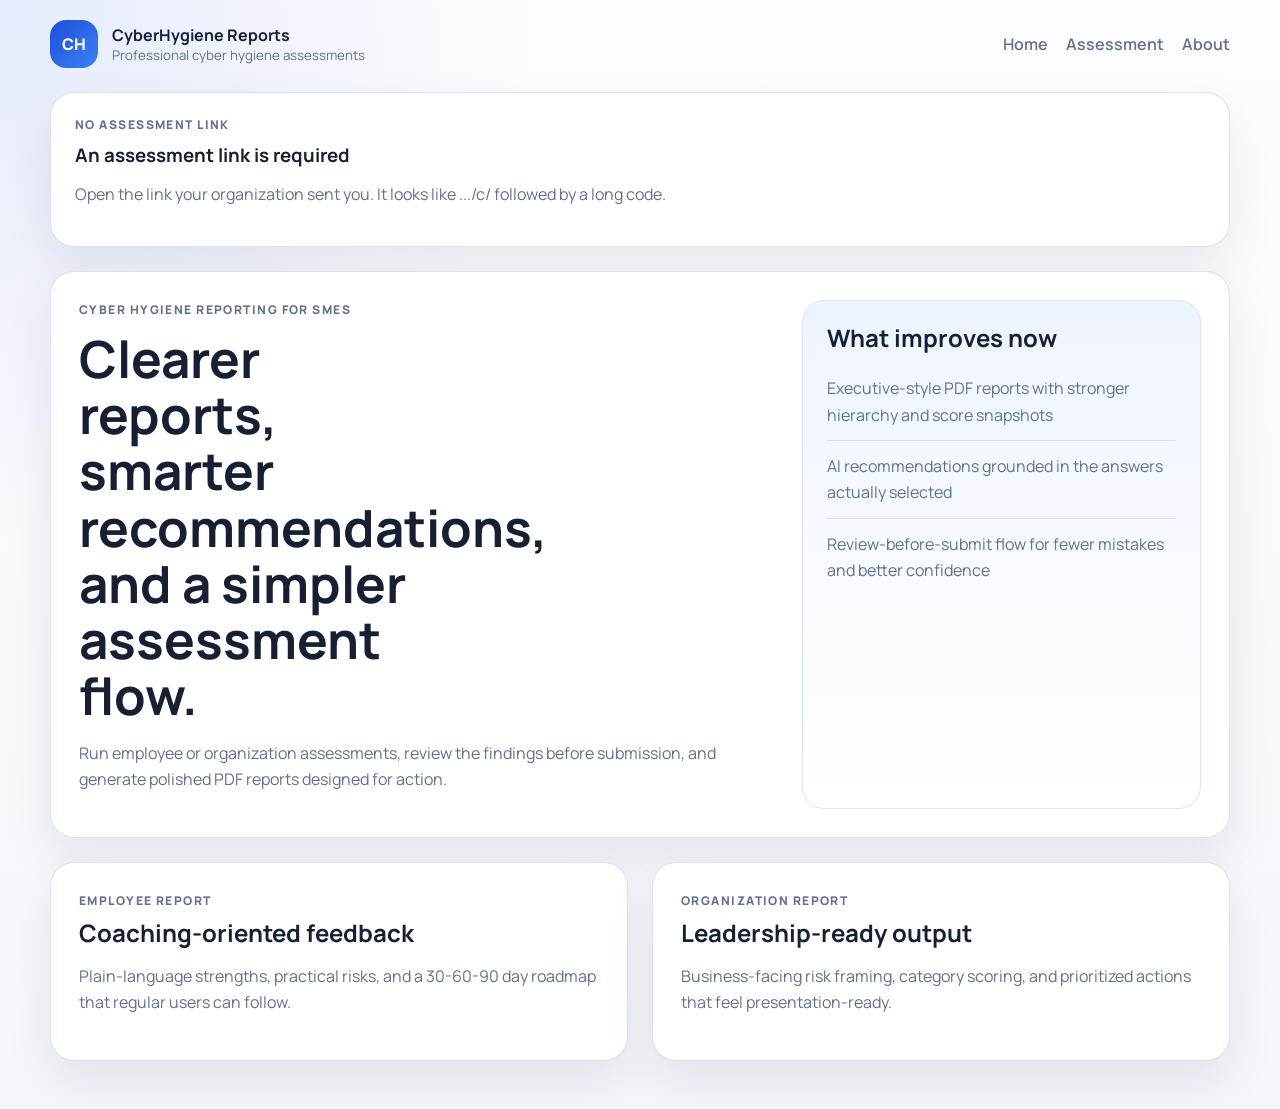
<file: src/webinterface/index.html>
<!DOCTYPE html>
<html lang="en">
<head>
    <meta charset="UTF-8">
    <meta name="viewport" content="width=device-width, initial-scale=1.0">
    <title>CyberHygiene Reports</title>
    <link rel="preconnect" href="https://fonts.googleapis.com">
    <link rel="preconnect" href="https://fonts.gstatic.com" crossorigin>
    <link href="https://fonts.googleapis.com/css2?family=Manrope:wght@400;500;600;700;800&display=swap" rel="stylesheet">
    <link rel="stylesheet" href="styles.css">
</head>
<body>
    <div class="shell">
        <header class="topbar">
            <a href="#" class="brand" id="homeLink">
                <span class="brand-mark">CH</span>
                <span>
                    <strong>CyberHygiene Reports</strong>
                    <small>Professional cyber hygiene assessments</small>
                </span>
            </a>
            <nav class="nav">
                <a href="#home" data-target="home">Home</a>
                <a href="#workspace" data-target="workspace">Assessment</a>
                <a href="#about" data-target="about">About</a>
            </nav>
        </header>

        <main class="content">
            <section id="home" class="page page-active">
                <article class="card compact-card" id="campaignCard">
                    <p class="eyebrow" id="campaignEyebrow">Campaign</p>
                    <h3 id="campaignHeading">Checking your assessment link...</h3>
                    <p id="campaignDetail">One moment.</p>

                </article>

                <div class="hero card">
                    <div>
                        <p class="eyebrow">Cyber hygiene reporting for SMEs</p>
                        <h1>Clearer reports, smarter recommendations, and a simpler assessment flow.</h1>
                        <p class="hero-copy">Run employee or organization assessments, review the findings before submission, and generate polished PDF reports designed for action.</p>
                        <div class="hero-actions">
                            <button class="button button-primary" data-start="employee">Start employee assessment</button>
                            <button class="button button-secondary" data-start="organization">Start organization assessment</button>
                        </div>
                    </div>
                    <aside class="hero-panel">
                        <h2>What improves now</h2>
                        <ul>
                            <li>Executive-style PDF reports with stronger hierarchy and score snapshots</li>
                            <li>AI recommendations grounded in the answers actually selected</li>
                            <li>Review-before-submit flow for fewer mistakes and better confidence</li>
                        </ul>
                    </aside>
                </div>

                <div class="grid two-up">
                    <article class="card feature-card">
                        <p class="eyebrow">Employee report</p>
                        <h2>Coaching-oriented feedback</h2>
                        <p>Plain-language strengths, practical risks, and a 30-60-90 day roadmap that regular users can follow.</p>
                    </article>
                    <article class="card feature-card">
                        <p class="eyebrow">Organization report</p>
                        <h2>Leadership-ready output</h2>
                        <p>Business-facing risk framing, category scoring, and prioritized actions that feel presentation-ready.</p>
                    </article>
                </div>
            </section>

            <section id="workspace" class="page">
                <div class="workspace-header card compact-card">
                    <div>
                        <p class="eyebrow" id="workspaceEyebrow">Assessment workspace</p>
                        <h2 id="workspaceTitle">Choose an assessment to begin</h2>
                        <p id="workspaceSubtitle">Your answers stay local to this tool and are used to generate a tailored report.</p>
                    </div>
                    <div class="segmented">
                        <button class="segment" data-start="employee">Employee</button>
                        <button class="segment" data-start="organization">Organization</button>
                    </div>
                </div>

                <section id="assessmentIntro" class="card compact-card intro-state">
                    <h3>Select a report type</h3>
                    <p>Start an employee assessment for individual coaching or an organization assessment for management-focused recommendations.</p>
                </section>

                <section id="consentSection" class="card hidden">
                    <div class="section-header">
                        <div>
                            <p class="eyebrow">Before you begin</p>
                            <h3>Consent to participate</h3>
                        </div>
                    </div>
                    <div class="consent-body">
                        <p><strong>Your individual answers are private.</strong> Your employer never sees your
                        answers or your personal report. Only you receive your own report.</p>
                        <ul>
                            <li>Your answers are combined with your colleagues' into an <strong>anonymous
                            team summary</strong>. No category is reported unless at least five people
                            have answered, so individuals cannot be identified.</li>
                            <li>Your answers are also used, in anonymous form, for
                            <strong>academic research</strong> (a master's thesis on cyber hygiene in
                            small and medium organizations). Your name and your employer's name are
                            never published.</li>
                            <li>To write your report, your answers are sent to <strong>OpenAI</strong>,
                            an external AI service, in a form that does not include your name.</li>
                            <li>No name, email address, or job title is collected by this tool.</li>
                            <li>Participation is <strong>voluntary</strong>. You may stop at any point
                            before submitting, and nothing is saved until you submit.</li>
                        </ul>
                        <p class="consent-meta">Consent text version <span id="consentVersionLabel">-</span>.
                        Questions about how your data is handled can be raised with the person running
                        this assessment.</p>
                    </div>
                    <label class="consent-check">
                        <input type="checkbox" id="consentCheckbox">
                        <span>I have read the above and agree to take part on these terms.</span>
                    </label>
                    <div id="consentError" class="inline-error hidden">Please agree to the terms to continue.</div>
                    <div class="assessment-actions">
                        <button id="consentBackButton" class="button button-secondary">Cancel</button>
                        <button id="consentContinueButton" class="button button-primary">Agree and start</button>
                    </div>
                </section>

                <section id="assessmentSection" class="card hidden">
                    <div class="question-meta">
                        <div>
                            <p class="eyebrow" id="questionCategory">Category</p>
                            <h3 id="questionTitle">Question title</h3>
                            <p id="questionHelper">Choose the option that best reflects current practice.</p>
                        </div>
                        <div class="progress-panel">
                            <span id="progressText">Question 1 of 1</span>
                            <div class="progress-track"><div id="progressBar"></div></div>
                        </div>
                    </div>
                    <div id="questionOptions" class="option-list"></div>
                    <div id="questionError" class="inline-error hidden">Please select an answer before continuing.</div>
                    <div class="assessment-actions">
                        <button id="backButton" class="button button-secondary" disabled>Back</button>
                        <button id="nextButton" class="button button-primary">Next</button>
                    </div>
                </section>

                <section id="reviewSection" class="card hidden">
                    <div class="section-header">
                        <div>
                            <p class="eyebrow">Review before submit</p>
                            <h3>Confirm your responses</h3>
                        </div>
                        <button id="editResponsesButton" class="button button-secondary">Edit responses</button>
                    </div>
                    <div id="reviewList" class="review-list"></div>
                    <div class="assessment-actions">
                        <button id="submitAssessmentButton" class="button button-primary">Save assessment and open summary</button>
                    </div>
                </section>

                <section id="feedbackSection" class="hidden">
                    <div class="grid summary-grid">
                        <article class="card metric-card">
                            <span>Overall score</span>
                            <strong id="overallScore">0%</strong>
                            <small id="maturityLabel">Needs Attention</small>
                        </article>
                        <article class="card metric-card">
                            <span>Top focus</span>
                            <strong id="topFocus">-</strong>
                            <small>Lowest-scoring category</small>
                        </article>
                        <article class="card metric-card">
                            <span>Report type</span>
                            <strong id="reportTypeLabel">-</strong>
                            <small id="questionCountLabel">0 responses</small>
                        </article>
                    </div>

                    <div class="grid feedback-grid">
                        <article class="card">
                            <div class="section-header">
                                <div>
                                    <p class="eyebrow">Snapshot</p>
                                    <h3>What you are doing well</h3>
                                </div>
                            </div>
                            <ul id="strengthList" class="detail-list"></ul>
                        </article>
                        <article class="card">
                            <div class="section-header">
                                <div>
                                    <p class="eyebrow">Watch items</p>
                                    <h3>Priority risks</h3>
                                </div>
                            </div>
                            <ul id="riskList" class="detail-list"></ul>
                        </article>
                    </div>

                    <div class="grid feedback-grid">
                        <article class="card">
                            <div class="section-header">
                                <div>
                                    <p class="eyebrow">Action plan</p>
                                    <h3>Recommended next steps</h3>
                                </div>
                            </div>
                            <ol id="actionList" class="detail-list ordered"></ol>
                        </article>
                        <article class="card">
                            <div class="section-header">
                                <div>
                                    <p class="eyebrow">Category scores</p>
                                    <h3>Breakdown</h3>
                                </div>
                            </div>
                            <div id="categoryScoreList" class="score-list"></div>
                        </article>
                    </div>

                    <article class="card status-card">
                        <div class="section-header">
                            <div>
                                <p class="eyebrow">PDF report</p>
                                <h3>Generate polished output</h3>
                            </div>
                            <button id="downloadButton" class="button button-primary">Generate and download PDF</button>
                        </div>
                        <p id="reportStatus" class="status-message">Your summary is ready. Generate the PDF when you are ready to download the full report.</p>
                    </article>
                </section>
            </section>

            <section id="about" class="page">
                <div class="grid two-up">
                    <article class="card">
                        <p class="eyebrow">How it works</p>
                        <h2>Assessment, review, report</h2>
                        <p>The web app guides the questionnaire, saves a normalized answer set, and then generates a more structured AI-assisted PDF from those answers.</p>
                    </article>
                    <article class="card">
                        <p class="eyebrow">Data handling</p>
                        <h2>Designed for safer local use</h2>
                        <p>Reports are generated from local assessment files. API keys now come from environment variables instead of repository config files.</p>
                    </article>
                </div>
            </section>
        </main>
    </div>

    <script src="scripts.js"></script>
</body>
</html>
</file>
<file: src/webinterface/styles.css>
:root {
    --bg: #f3f6fb;
    --surface: #ffffff;
    --surface-alt: #f8fafc;
    --ink: #172033;
    --muted: #62708a;
    --line: #d8e0ec;
    --brand: #1d4ed8;
    --brand-strong: #163da8;
    --accent: #0f766e;
    --danger: #b42318;
    --danger-soft: #fef3f2;
    --success: #166534;
    --success-soft: #f0fdf4;
    --shadow: 0 20px 50px rgba(15, 23, 42, 0.08);
    --radius: 24px;
}

* {
    box-sizing: border-box;
}

body {
    margin: 0;
    font-family: 'Manrope', sans-serif;
    color: var(--ink);
    background:
        radial-gradient(circle at top left, rgba(29, 78, 216, 0.10), transparent 32%),
        linear-gradient(180deg, #fcfdff 0%, var(--bg) 100%);
}

button,
a {
    font: inherit;
}

.shell {
    width: min(1180px, calc(100% - 32px));
    margin: 0 auto;
    padding: 20px 0 48px;
}

.topbar {
    display: flex;
    justify-content: space-between;
    align-items: center;
    gap: 16px;
    margin-bottom: 24px;
}

.brand {
    display: inline-flex;
    align-items: center;
    gap: 14px;
    text-decoration: none;
    color: var(--ink);
}

.brand-mark {
    display: inline-flex;
    align-items: center;
    justify-content: center;
    width: 48px;
    height: 48px;
    border-radius: 16px;
    background: linear-gradient(135deg, var(--brand), #3b82f6);
    color: white;
    font-weight: 800;
}

.brand small {
    display: block;
    color: var(--muted);
}

.nav {
    display: flex;
    gap: 18px;
}

.nav a {
    color: var(--muted);
    text-decoration: none;
    font-weight: 600;
}

.content {
    display: grid;
    gap: 24px;
}

.page {
    display: none;
    gap: 24px;
}

.page-active {
    display: grid;
}

.card {
    background: var(--surface);
    border: 1px solid rgba(216, 224, 236, 0.9);
    border-radius: var(--radius);
    padding: 28px;
    box-shadow: var(--shadow);
}

.compact-card {
    padding: 22px 24px;
}

.hero {
    display: grid;
    grid-template-columns: 1.4fr 0.8fr;
    gap: 24px;
    align-items: stretch;
}

.hero h1,
.card h2,
.card h3 {
    margin: 0 0 12px;
    line-height: 1.1;
}

.hero h1 {
    font-size: clamp(2.3rem, 4vw, 4.2rem);
    max-width: 10ch;
}

.hero-copy,
.card p,
.card li,
#workspaceSubtitle,
#questionHelper,
.status-message {
    color: var(--muted);
    line-height: 1.65;
}

.hero-panel {
    background: linear-gradient(180deg, #eef4ff 0%, #ffffff 100%);
    border-radius: 22px;
    padding: 24px;
    border: 1px solid #dbe5f4;
}

.hero-panel ul,
.detail-list,
.review-list,
.score-list {
    margin: 0;
    padding: 0;
    list-style: none;
}

.hero-panel li,
.detail-list li,
.review-item,
.score-row {
    padding: 12px 0;
    border-bottom: 1px solid var(--line);
}

.hero-panel li:last-child,
.detail-list li:last-child,
.review-item:last-child,
.score-row:last-child {
    border-bottom: 0;
}

.grid {
    display: grid;
    gap: 24px;
}

.two-up,
.feedback-grid,
.summary-grid {
    grid-template-columns: repeat(2, minmax(0, 1fr));
}

.summary-grid {
    grid-template-columns: repeat(3, minmax(0, 1fr));
}

.eyebrow {
    margin: 0 0 10px;
    color: var(--brand);
    text-transform: uppercase;
    letter-spacing: 0.12em;
    font-size: 0.75rem;
    font-weight: 800;
}

.hero-actions,
.assessment-actions,
.section-header,
.workspace-header,
.question-meta,
.score-head,
.review-header {
    display: flex;
    justify-content: space-between;
    align-items: center;
    gap: 16px;
}

.button {
    border: 0;
    border-radius: 999px;
    padding: 14px 20px;
    cursor: pointer;
    font-weight: 700;
    transition: transform 0.15s ease, box-shadow 0.15s ease, background 0.15s ease;
}

.button:hover {
    transform: translateY(-1px);
}

.button:disabled {
    opacity: 0.6;
    cursor: not-allowed;
    transform: none;
}

.button-primary {
    background: linear-gradient(135deg, var(--brand), #3b82f6);
    color: white;
    box-shadow: 0 12px 24px rgba(29, 78, 216, 0.22);
}

.button-secondary {
    background: var(--surface-alt);
    color: var(--ink);
    border: 1px solid var(--line);
}

.segmented {
    display: inline-flex;
    gap: 10px;
}

.segment {
    border: 1px solid var(--line);
    background: white;
    color: var(--ink);
    border-radius: 999px;
    padding: 12px 18px;
    font-weight: 700;
    cursor: pointer;
}

.segment.active {
    background: var(--brand);
    color: white;
    border-color: var(--brand);
}

.option-list {
    display: grid;
    gap: 12px;
    margin-top: 18px;
}

.option-card {
    display: flex;
    gap: 14px;
    align-items: flex-start;
    border: 1px solid var(--line);
    border-radius: 18px;
    padding: 16px;
    background: var(--surface-alt);
    cursor: pointer;
}

.option-card.selected {
    border-color: var(--brand);
    background: #eef4ff;
}

.option-card input {
    margin-top: 3px;
}

.progress-panel {
    min-width: 220px;
}

.progress-track {
    width: 100%;
    height: 10px;
    background: #e5ecf6;
    border-radius: 999px;
    overflow: hidden;
    margin-top: 8px;
}

#progressBar {
    height: 100%;
    width: 0;
    border-radius: inherit;
    background: linear-gradient(90deg, var(--brand), #60a5fa);
}

.hidden {
    display: none !important;
}

.inline-error {
    margin-top: 12px;
    color: var(--danger);
    background: var(--danger-soft);
    border-radius: 14px;
    padding: 12px 14px;
}

.metric-card strong {
    display: block;
    font-size: 2rem;
    margin: 10px 0 8px;
}

.metric-card small,
.review-answer,
.review-category {
    color: var(--muted);
}

.detail-list li,
.review-item {
    line-height: 1.6;
}

.detail-list.ordered {
    counter-reset: item;
}

.detail-list.ordered li {
    counter-increment: item;
    position: relative;
    padding-left: 36px;
}

.detail-list.ordered li::before {
    content: counter(item);
    position: absolute;
    left: 0;
    top: 10px;
    width: 24px;
    height: 24px;
    border-radius: 50%;
    background: #dbeafe;
    color: var(--brand);
    display: inline-flex;
    align-items: center;
    justify-content: center;
    font-size: 0.8rem;
    font-weight: 800;
}

.score-row {
    display: grid;
    gap: 10px;
}

.score-head {
    gap: 12px;
}

.score-bar {
    height: 10px;
    background: #e8eef8;
    border-radius: 999px;
    overflow: hidden;
}

.score-fill {
    height: 100%;
    border-radius: inherit;
}

.status-card {
    margin-bottom: 8px;
}

.status-message.success {
    color: var(--success);
}

.status-message.error {
    color: var(--danger);
}

@media (max-width: 900px) {
    .hero,
    .two-up,
    .feedback-grid,
    .summary-grid {
        grid-template-columns: 1fr;
    }

    .topbar,
    .workspace-header,
    .question-meta,
    .assessment-actions,
    .section-header,
    .hero-actions {
        flex-direction: column;
        align-items: stretch;
    }

    .nav {
        width: 100%;
        justify-content: space-between;
    }

    .progress-panel {
        min-width: 0;
        width: 100%;
    }
}

/* Campaign gate and consent (Phase 1) */
.campaign-form {
    display: grid;
    gap: 10px;
    max-width: 460px;
    margin-top: 16px;
}

.campaign-form label {
    font-size: 0.92rem;
    font-weight: 600;
    color: var(--muted);
}

.campaign-form input[type="text"],
.campaign-form select {
    padding: 11px 13px;
    border: 1px solid var(--line);
    border-radius: 12px;
    background: var(--surface);
    color: var(--ink);
    font: inherit;
}

.campaign-form input[type="text"]:focus,
.campaign-form select:focus {
    outline: 2px solid var(--brand);
    outline-offset: 1px;
}

.campaign-form fieldset {
    border: 1px solid var(--line);
    border-radius: 12px;
    padding: 12px 14px;
    display: grid;
    gap: 8px;
}

.campaign-form fieldset legend {
    padding: 0 6px;
    font-size: 0.85rem;
    font-weight: 700;
    color: var(--muted);
}

.campaign-form fieldset label {
    display: flex;
    align-items: center;
    gap: 8px;
    font-weight: 500;
    color: var(--ink);
}

.campaign-form .button {
    justify-self: start;
    margin-top: 4px;
}

.campaign-links {
    margin-top: 10px;
    padding: 12px 14px;
    background: var(--surface-alt);
    border: 1px solid var(--line);
    border-radius: 12px;
    overflow-wrap: anywhere;
}

.campaign-links code {
    font-size: 0.92rem;
    color: var(--brand-strong);
}

.consent-body {
    max-width: 720px;
}

.consent-body p,
.consent-body li {
    color: var(--ink);
    line-height: 1.6;
}

.consent-body ul {
    padding-left: 20px;
    display: grid;
    gap: 8px;
}

.consent-meta {
    font-size: 0.88rem;
    color: var(--muted);
}

.consent-check {
    display: flex;
    align-items: flex-start;
    gap: 10px;
    margin: 18px 0 4px;
    padding: 14px 16px;
    background: var(--surface-alt);
    border: 1px solid var(--line);
    border-radius: 12px;
    max-width: 720px;
    font-weight: 600;
    cursor: pointer;
}

.consent-check input {
    margin-top: 3px;
    flex-shrink: 0;
}

button:disabled {
    opacity: 0.45;
    cursor: not-allowed;
}
</file>
